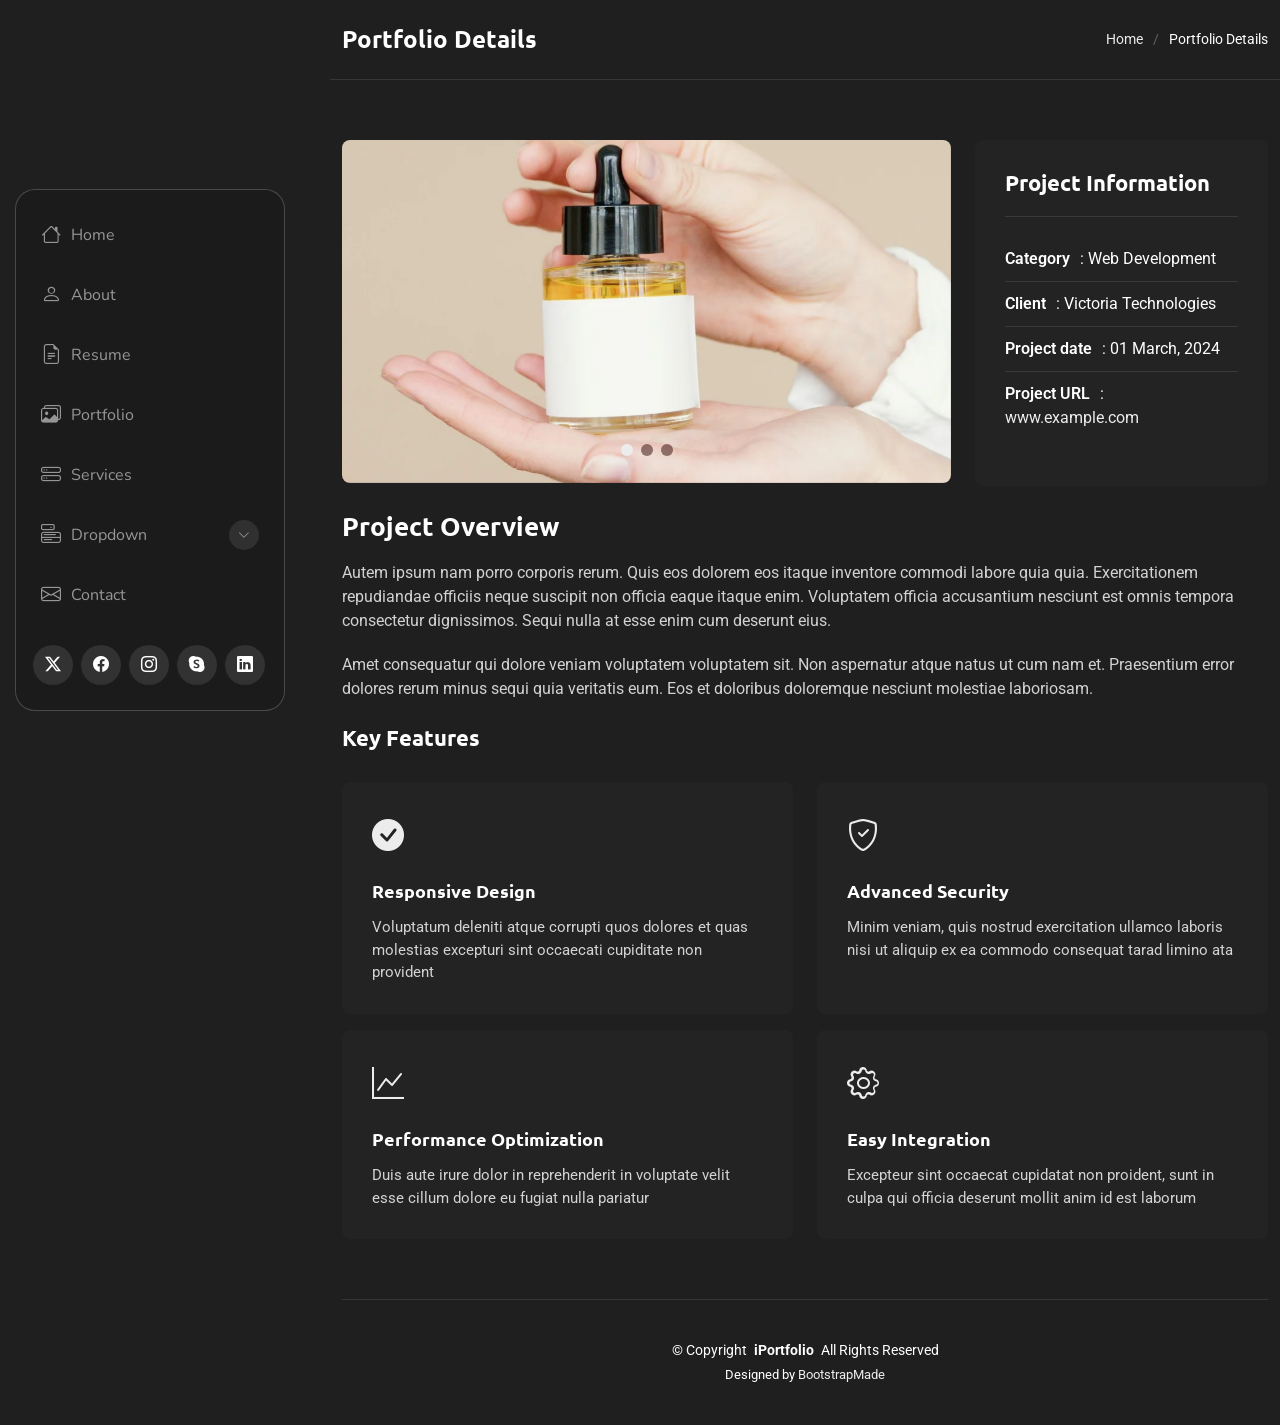
<file: portfolio-details.html>
<!DOCTYPE html>
<html lang="en">

<head>
  <meta charset="utf-8">
  <meta content="width=device-width, initial-scale=1.0" name="viewport">
  <title>Portfolio Details - SnapFolio Bootstrap Template</title>
  <meta name="description" content="">
  <meta name="keywords" content="">

  <!-- Favicons -->
  <link href="assets/img/favicon.png" rel="icon">
  <link href="assets/img/apple-touch-icon.png" rel="apple-touch-icon">

  <!-- Fonts -->
  <link href="https://fonts.googleapis.com" rel="preconnect">
  <link href="https://fonts.gstatic.com" rel="preconnect" crossorigin>
  <link href="https://fonts.googleapis.com/css2?family=Roboto:ital,wght@0,100;0,300;0,400;0,500;0,700;0,900;1,100;1,300;1,400;1,500;1,700;1,900&family=Ubuntu:ital,wght@0,300;0,400;0,500;0,700;1,300;1,400;1,500;1,700&family=Nunito:ital,wght@0,200;0,300;0,400;0,500;0,600;0,700;0,800;0,900;1,200;1,300;1,400;1,500;1,600;1,700;1,800;1,900&display=swap" rel="stylesheet">

  <!-- Vendor CSS Files -->
  <link href="assets/vendor/bootstrap/css/bootstrap.min.css" rel="stylesheet">
  <link href="assets/vendor/bootstrap-icons/bootstrap-icons.css" rel="stylesheet">
  <link href="assets/vendor/aos/aos.css" rel="stylesheet">
  <link href="assets/vendor/glightbox/css/glightbox.min.css" rel="stylesheet">
  <link href="assets/vendor/swiper/swiper-bundle.min.css" rel="stylesheet">

  <!-- Main CSS File -->
  <link href="assets/css/main.css" rel="stylesheet">

  <!-- =======================================================
  * Template Name: SnapFolio
  * Template URL: https://bootstrapmade.com/snapfolio-bootstrap-portfolio-template/
  * Updated: Jul 21 2025 with Bootstrap v5.3.7
  * Author: BootstrapMade.com
  * License: https://bootstrapmade.com/license/
  ======================================================== -->
</head>

<body class="portfolio-details-page">

  <header id="header" class="header dark-background d-flex flex-column justify-content-center">
    <i class="header-toggle d-xl-none bi bi-list"></i>

    <div class="header-container d-flex flex-column align-items-start">
      <nav id="navmenu" class="navmenu">
        <ul>
          <li><a href="#hero"><i class="bi bi-house navicon"></i>Home</a></li>
          <li><a href="#about"><i class="bi bi-person navicon"></i> About</a></li>
          <li><a href="#resume"><i class="bi bi-file-earmark-text navicon"></i> Resume</a></li>
          <li><a href="#portfolio"><i class="bi bi-images navicon"></i> Portfolio</a></li>
          <li><a href="#services"><i class="bi bi-hdd-stack navicon"></i> Services</a></li>
          <li class="dropdown"><a href="#"><i class="bi bi-menu-button navicon"></i> <span>Dropdown</span> <i class="bi bi-chevron-down toggle-dropdown"></i></a>
            <ul>
              <li><a href="#">Dropdown 1</a></li>
              <li class="dropdown"><a href="#"><span>Deep Dropdown</span> <i class="bi bi-chevron-down toggle-dropdown"></i></a>
                <ul>
                  <li><a href="#">Deep Dropdown 1</a></li>
                  <li><a href="#">Deep Dropdown 2</a></li>
                  <li><a href="#">Deep Dropdown 3</a></li>
                  <li><a href="#">Deep Dropdown 4</a></li>
                  <li><a href="#">Deep Dropdown 5</a></li>
                </ul>
              </li>
              <li><a href="#">Dropdown 2</a></li>
              <li><a href="#">Dropdown 3</a></li>
              <li><a href="#">Dropdown 4</a></li>
            </ul>
          </li>
          <li><a href="#contact"><i class="bi bi-envelope navicon"></i> Contact</a></li>
        </ul>
      </nav>

      <div class="social-links text-center">
        <a href="#" class="twitter"><i class="bi bi-twitter-x"></i></a>
        <a href="#" class="facebook"><i class="bi bi-facebook"></i></a>
        <a href="#" class="instagram"><i class="bi bi-instagram"></i></a>
        <a href="#" class="google-plus"><i class="bi bi-skype"></i></a>
        <a href="#" class="linkedin"><i class="bi bi-linkedin"></i></a>
      </div>

    </div>

  </header>

  <main class="main">

    <!-- Page Title -->
    <div class="page-title dark-background">
      <div class="container d-lg-flex justify-content-between align-items-center">
        <h1 class="mb-2 mb-lg-0">Portfolio Details</h1>
        <nav class="breadcrumbs">
          <ol>
            <li><a href="index.html">Home</a></li>
            <li class="current">Portfolio Details</li>
          </ol>
        </nav>
      </div>
    </div><!-- End Page Title -->

    <!-- Portfolio Details Section -->
    <section id="portfolio-details" class="portfolio-details section">

      <div class="container" data-aos="fade-up" data-aos-delay="100">

        <div class="row gy-4">

          <div class="col-lg-8">
            <div class="portfolio-details-slider swiper init-swiper">

              <script type="application/json" class="swiper-config">
                {
                  "loop": true,
                  "speed": 600,
                  "autoplay": {
                    "delay": 5000
                  },
                  "slidesPerView": "auto",
                  "pagination": {
                    "el": ".swiper-pagination",
                    "type": "bullets",
                    "clickable": true
                  }
                }
              </script>

              <div class="swiper-wrapper align-items-center">

                <div class="swiper-slide">
                  <img src="assets/img/portfolio/portfolio-1.webp" alt="Portfolio Image" class="img-fluid" loading="lazy">
                </div>

                <div class="swiper-slide">
                  <img src="assets/img/portfolio/portfolio-10.webp" alt="Portfolio Image" class="img-fluid" loading="lazy">
                </div>

                <div class="swiper-slide">
                  <img src="assets/img/portfolio/portfolio-7.webp" alt="Portfolio Image" class="img-fluid" loading="lazy">
                </div>

              </div>
              <div class="swiper-pagination"></div>
            </div>
          </div>

          <div class="col-lg-4">
            <div class="portfolio-info" data-aos="fade-left" data-aos-delay="200">
              <h3>Project Information</h3>
              <ul>
                <li><strong>Category</strong>: Web Development</li>
                <li><strong>Client</strong>: Victoria Technologies</li>
                <li><strong>Project date</strong>: 01 March, 2024</li>
                <li><strong>Project URL</strong>: <a href="#" target="_blank">www.example.com</a></li>
              </ul>
            </div>
          </div>

          <div class="col-lg-12">
            <div class="portfolio-description" data-aos="fade-up" data-aos-delay="300">
              <h2>Project Overview</h2>
              <p>
                Autem ipsum nam porro corporis rerum. Quis eos dolorem eos itaque inventore commodi labore quia quia. Exercitationem repudiandae officiis neque suscipit non officia eaque itaque enim. Voluptatem officia accusantium nesciunt est omnis tempora consectetur dignissimos. Sequi nulla at esse enim cum deserunt eius.
              </p>
              <p>
                Amet consequatur qui dolore veniam voluptatem voluptatem sit. Non aspernatur atque natus ut cum nam et. Praesentium error dolores rerum minus sequi quia veritatis eum. Eos et doloribus doloremque nesciunt molestiae laboriosam.
              </p>

              <div class="features mt-4">
                <h3>Key Features</h3>
                <div class="row gy-3">
                  <div class="col-md-6">
                    <div class="feature-item" data-aos="fade-up" data-aos-delay="400">
                      <i class="bi bi-check-circle-fill"></i>
                      <h4>Responsive Design</h4>
                      <p>Voluptatum deleniti atque corrupti quos dolores et quas molestias excepturi sint occaecati cupiditate non provident</p>
                    </div>
                  </div>

                  <div class="col-md-6">
                    <div class="feature-item" data-aos="fade-up" data-aos-delay="500">
                      <i class="bi bi-shield-check"></i>
                      <h4>Advanced Security</h4>
                      <p>Minim veniam, quis nostrud exercitation ullamco laboris nisi ut aliquip ex ea commodo consequat tarad limino ata</p>
                    </div>
                  </div>

                  <div class="col-md-6">
                    <div class="feature-item" data-aos="fade-up" data-aos-delay="600">
                      <i class="bi bi-graph-up"></i>
                      <h4>Performance Optimization</h4>
                      <p>Duis aute irure dolor in reprehenderit in voluptate velit esse cillum dolore eu fugiat nulla pariatur</p>
                    </div>
                  </div>

                  <div class="col-md-6">
                    <div class="feature-item" data-aos="fade-up" data-aos-delay="700">
                      <i class="bi bi-gear"></i>
                      <h4>Easy Integration</h4>
                      <p>Excepteur sint occaecat cupidatat non proident, sunt in culpa qui officia deserunt mollit anim id est laborum</p>
                    </div>
                  </div>
                </div>
              </div>
            </div>
          </div>

        </div>

      </div>

    </section><!-- /Portfolio Details Section -->

  </main>

  <footer id="footer" class="footer position-relative">

    <div class="container">
      <div class="copyright text-center ">
        <p>© <span>Copyright</span> <strong class="px-1 sitename">iPortfolio</strong> <span>All Rights Reserved</span></p>
      </div>
      <div class="credits">
        <!-- All the links in the footer should remain intact. -->
        <!-- You can delete the links only if you've purchased the pro version. -->
        <!-- Licensing information: https://bootstrapmade.com/license/ -->
        <!-- Purchase the pro version with working PHP/AJAX contact form: [buy-url] -->
        Designed by <a href="https://bootstrapmade.com/">BootstrapMade</a>
      </div>
    </div>

  </footer>

  <!-- Scroll Top -->
  <a href="#" id="scroll-top" class="scroll-top d-flex align-items-center justify-content-center"><i class="bi bi-arrow-up-short"></i></a>

  <!-- Preloader -->
  <div id="preloader"></div>

  <!-- Vendor JS Files -->
  <script src="assets/vendor/bootstrap/js/bootstrap.bundle.min.js"></script>
  <script src="assets/vendor/php-email-form/validate.js"></script>
  <script src="assets/vendor/aos/aos.js"></script>
  <script src="assets/vendor/typed.js/typed.umd.js"></script>
  <script src="assets/vendor/purecounter/purecounter_vanilla.js"></script>
  <script src="assets/vendor/waypoints/noframework.waypoints.js"></script>
  <script src="assets/vendor/isotope-layout/isotope.pkgd.min.js"></script>
  <script src="assets/vendor/imagesloaded/imagesloaded.pkgd.min.js"></script>
  <script src="assets/vendor/glightbox/js/glightbox.min.js"></script>
  <script src="assets/vendor/swiper/swiper-bundle.min.js"></script>

  <!-- Main JS File -->
  <script src="assets/js/main.js"></script>

</body>

</html>
</file>
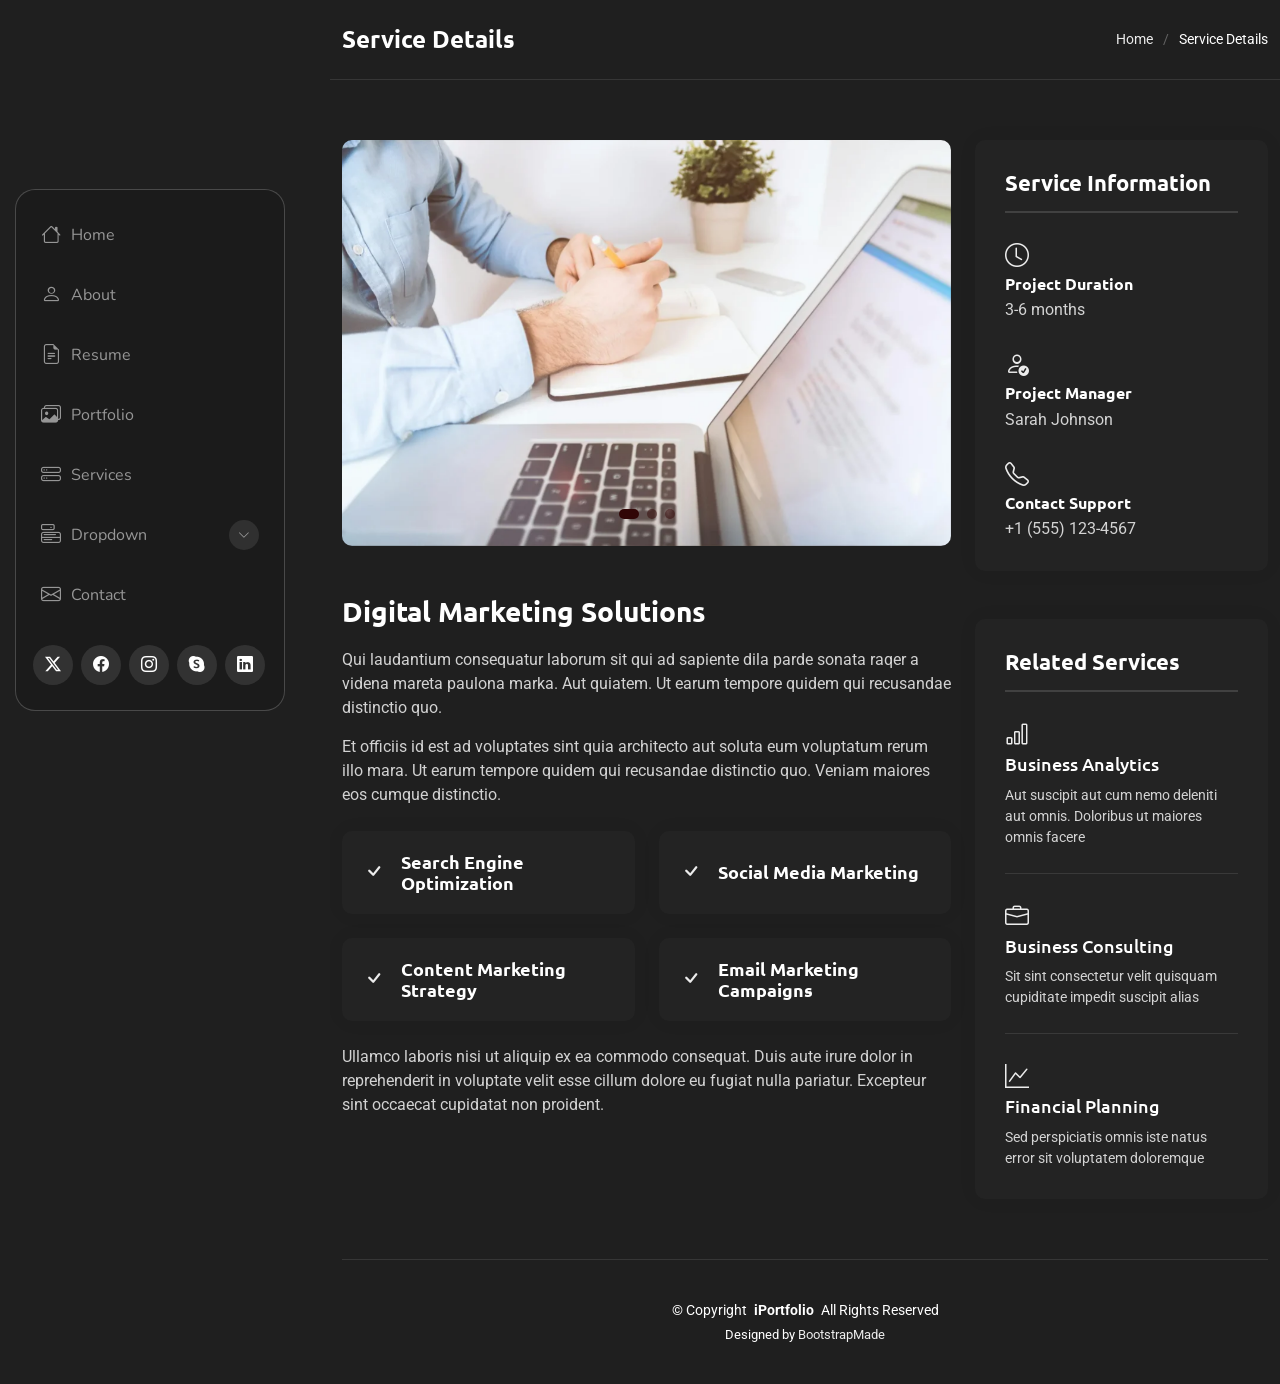
<file: service-details.html>
<!DOCTYPE html>
<html lang="en">

<head>
  <meta charset="utf-8">
  <meta content="width=device-width, initial-scale=1.0" name="viewport">
  <title>Service Details - SnapFolio Bootstrap Template</title>
  <meta name="description" content="">
  <meta name="keywords" content="">

  <!-- Favicons -->
  <link href="assets/img/favicon.png" rel="icon">
  <link href="assets/img/apple-touch-icon.png" rel="apple-touch-icon">

  <!-- Fonts -->
  <link href="https://fonts.googleapis.com" rel="preconnect">
  <link href="https://fonts.gstatic.com" rel="preconnect" crossorigin>
  <link href="https://fonts.googleapis.com/css2?family=Roboto:ital,wght@0,100;0,300;0,400;0,500;0,700;0,900;1,100;1,300;1,400;1,500;1,700;1,900&family=Ubuntu:ital,wght@0,300;0,400;0,500;0,700;1,300;1,400;1,500;1,700&family=Nunito:ital,wght@0,200;0,300;0,400;0,500;0,600;0,700;0,800;0,900;1,200;1,300;1,400;1,500;1,600;1,700;1,800;1,900&display=swap" rel="stylesheet">

  <!-- Vendor CSS Files -->
  <link href="assets/vendor/bootstrap/css/bootstrap.min.css" rel="stylesheet">
  <link href="assets/vendor/bootstrap-icons/bootstrap-icons.css" rel="stylesheet">
  <link href="assets/vendor/aos/aos.css" rel="stylesheet">
  <link href="assets/vendor/glightbox/css/glightbox.min.css" rel="stylesheet">
  <link href="assets/vendor/swiper/swiper-bundle.min.css" rel="stylesheet">

  <!-- Main CSS File -->
  <link href="assets/css/main.css" rel="stylesheet">

  <!-- =======================================================
  * Template Name: SnapFolio
  * Template URL: https://bootstrapmade.com/snapfolio-bootstrap-portfolio-template/
  * Updated: Jul 21 2025 with Bootstrap v5.3.7
  * Author: BootstrapMade.com
  * License: https://bootstrapmade.com/license/
  ======================================================== -->
</head>

<body class="service-details-page">

  <header id="header" class="header dark-background d-flex flex-column justify-content-center">
    <i class="header-toggle d-xl-none bi bi-list"></i>

    <div class="header-container d-flex flex-column align-items-start">
      <nav id="navmenu" class="navmenu">
        <ul>
          <li><a href="#hero"><i class="bi bi-house navicon"></i>Home</a></li>
          <li><a href="#about"><i class="bi bi-person navicon"></i> About</a></li>
          <li><a href="#resume"><i class="bi bi-file-earmark-text navicon"></i> Resume</a></li>
          <li><a href="#portfolio"><i class="bi bi-images navicon"></i> Portfolio</a></li>
          <li><a href="#services"><i class="bi bi-hdd-stack navicon"></i> Services</a></li>
          <li class="dropdown"><a href="#"><i class="bi bi-menu-button navicon"></i> <span>Dropdown</span> <i class="bi bi-chevron-down toggle-dropdown"></i></a>
            <ul>
              <li><a href="#">Dropdown 1</a></li>
              <li class="dropdown"><a href="#"><span>Deep Dropdown</span> <i class="bi bi-chevron-down toggle-dropdown"></i></a>
                <ul>
                  <li><a href="#">Deep Dropdown 1</a></li>
                  <li><a href="#">Deep Dropdown 2</a></li>
                  <li><a href="#">Deep Dropdown 3</a></li>
                  <li><a href="#">Deep Dropdown 4</a></li>
                  <li><a href="#">Deep Dropdown 5</a></li>
                </ul>
              </li>
              <li><a href="#">Dropdown 2</a></li>
              <li><a href="#">Dropdown 3</a></li>
              <li><a href="#">Dropdown 4</a></li>
            </ul>
          </li>
          <li><a href="#contact"><i class="bi bi-envelope navicon"></i> Contact</a></li>
        </ul>
      </nav>

      <div class="social-links text-center">
        <a href="#" class="twitter"><i class="bi bi-twitter-x"></i></a>
        <a href="#" class="facebook"><i class="bi bi-facebook"></i></a>
        <a href="#" class="instagram"><i class="bi bi-instagram"></i></a>
        <a href="#" class="google-plus"><i class="bi bi-skype"></i></a>
        <a href="#" class="linkedin"><i class="bi bi-linkedin"></i></a>
      </div>

    </div>

  </header>

  <main class="main">

    <!-- Page Title -->
    <div class="page-title dark-background">
      <div class="container d-lg-flex justify-content-between align-items-center">
        <h1 class="mb-2 mb-lg-0">Service Details</h1>
        <nav class="breadcrumbs">
          <ol>
            <li><a href="index.html">Home</a></li>
            <li class="current">Service Details</li>
          </ol>
        </nav>
      </div>
    </div><!-- End Page Title -->

    <!-- Service Details Section -->
    <section id="service-details" class="service-details section">

      <div class="container" data-aos="fade-up" data-aos-delay="100">

        <div class="row gy-4">

          <div class="col-lg-8">
            <div class="service-details-slider swiper init-swiper">
              <script type="application/json" class="swiper-config">
                {
                  "loop": true,
                  "speed": 600,
                  "autoplay": {
                    "delay": 5000
                  },
                  "slidesPerView": 1,
                  "pagination": {
                    "el": ".swiper-pagination",
                    "type": "bullets",
                    "clickable": true
                  }
                }
              </script>
              <div class="swiper-wrapper align-items-center">
                <div class="swiper-slide">
                  <img src="assets/img/services/services-1.webp" alt="" class="img-fluid" loading="lazy">
                </div>
                <div class="swiper-slide">
                  <img src="assets/img/services/services-2.webp" alt="" class="img-fluid" loading="lazy">
                </div>
                <div class="swiper-slide">
                  <img src="assets/img/services/services-3.webp" alt="" class="img-fluid" loading="lazy">
                </div>
              </div>
              <div class="swiper-pagination"></div>
            </div>

            <div class="content mt-5">
              <h3>Digital Marketing Solutions</h3>
              <p>
                Qui laudantium consequatur laborum sit qui ad sapiente dila parde sonata raqer a videna mareta paulona marka. Aut quiatem. Ut earum tempore quidem qui recusandae distinctio quo.
              </p>
              <p>
                Et officiis id est ad voluptates sint quia architecto aut soluta eum voluptatum rerum illo mara. Ut earum tempore quidem qui recusandae distinctio quo. Veniam maiores eos cumque distinctio.
              </p>

              <div class="features mt-4">
                <div class="row gy-4">
                  <div class="col-md-6" data-aos="fade-up" data-aos-delay="100">
                    <div class="feature-box d-flex align-items-center">
                      <i class="bi bi-check"></i>
                      <h4>Search Engine Optimization</h4>
                    </div>
                  </div>
                  <div class="col-md-6" data-aos="fade-up" data-aos-delay="200">
                    <div class="feature-box d-flex align-items-center">
                      <i class="bi bi-check"></i>
                      <h4>Social Media Marketing</h4>
                    </div>
                  </div>
                  <div class="col-md-6" data-aos="fade-up" data-aos-delay="300">
                    <div class="feature-box d-flex align-items-center">
                      <i class="bi bi-check"></i>
                      <h4>Content Marketing Strategy</h4>
                    </div>
                  </div>
                  <div class="col-md-6" data-aos="fade-up" data-aos-delay="400">
                    <div class="feature-box d-flex align-items-center">
                      <i class="bi bi-check"></i>
                      <h4>Email Marketing Campaigns</h4>
                    </div>
                  </div>
                </div>
              </div>

              <p class="mt-4">
                Ullamco laboris nisi ut aliquip ex ea commodo consequat. Duis aute irure dolor in reprehenderit in voluptate velit esse cillum dolore eu fugiat nulla pariatur. Excepteur sint occaecat cupidatat non proident.
              </p>
            </div>
          </div>

          <div class="col-lg-4">
            <div class="service-info">
              <h4>Service Information</h4>
              <div class="info-item">
                <i class="bi bi-clock"></i>
                <h5>Project Duration</h5>
                <p>3-6 months</p>
              </div>
              <div class="info-item">
                <i class="bi bi-person-check"></i>
                <h5>Project Manager</h5>
                <p>Sarah Johnson</p>
              </div>
              <div class="info-item">
                <i class="bi bi-telephone"></i>
                <h5>Contact Support</h5>
                <p>+1 (555) 123-4567</p>
              </div>
            </div>

            <div class="related-services mt-5">
              <h4>Related Services</h4>
              <div class="service-item">
                <i class="bi bi-bar-chart"></i>
                <h5><a href="#">Business Analytics</a></h5>
                <p>Aut suscipit aut cum nemo deleniti aut omnis. Doloribus ut maiores omnis facere</p>
              </div>
              <div class="service-item">
                <i class="bi bi-briefcase"></i>
                <h5><a href="#">Business Consulting</a></h5>
                <p>Sit sint consectetur velit quisquam cupiditate impedit suscipit alias</p>
              </div>
              <div class="service-item">
                <i class="bi bi-graph-up"></i>
                <h5><a href="#">Financial Planning</a></h5>
                <p>Sed perspiciatis omnis iste natus error sit voluptatem doloremque</p>
              </div>
            </div>
          </div>

        </div>

      </div>

    </section><!-- /Service Details Section -->

  </main>

  <footer id="footer" class="footer position-relative">

    <div class="container">
      <div class="copyright text-center ">
        <p>© <span>Copyright</span> <strong class="px-1 sitename">iPortfolio</strong> <span>All Rights Reserved</span></p>
      </div>
      <div class="credits">
        <!-- All the links in the footer should remain intact. -->
        <!-- You can delete the links only if you've purchased the pro version. -->
        <!-- Licensing information: https://bootstrapmade.com/license/ -->
        <!-- Purchase the pro version with working PHP/AJAX contact form: [buy-url] -->
        Designed by <a href="https://bootstrapmade.com/">BootstrapMade</a>
      </div>
    </div>

  </footer>

  <!-- Scroll Top -->
  <a href="#" id="scroll-top" class="scroll-top d-flex align-items-center justify-content-center"><i class="bi bi-arrow-up-short"></i></a>

  <!-- Preloader -->
  <div id="preloader"></div>

  <!-- Vendor JS Files -->
  <script src="assets/vendor/bootstrap/js/bootstrap.bundle.min.js"></script>
  <script src="assets/vendor/php-email-form/validate.js"></script>
  <script src="assets/vendor/aos/aos.js"></script>
  <script src="assets/vendor/typed.js/typed.umd.js"></script>
  <script src="assets/vendor/purecounter/purecounter_vanilla.js"></script>
  <script src="assets/vendor/waypoints/noframework.waypoints.js"></script>
  <script src="assets/vendor/isotope-layout/isotope.pkgd.min.js"></script>
  <script src="assets/vendor/imagesloaded/imagesloaded.pkgd.min.js"></script>
  <script src="assets/vendor/glightbox/js/glightbox.min.js"></script>
  <script src="assets/vendor/swiper/swiper-bundle.min.js"></script>

  <!-- Main JS File -->
  <script src="assets/js/main.js"></script>

</body>

</html>
</file>
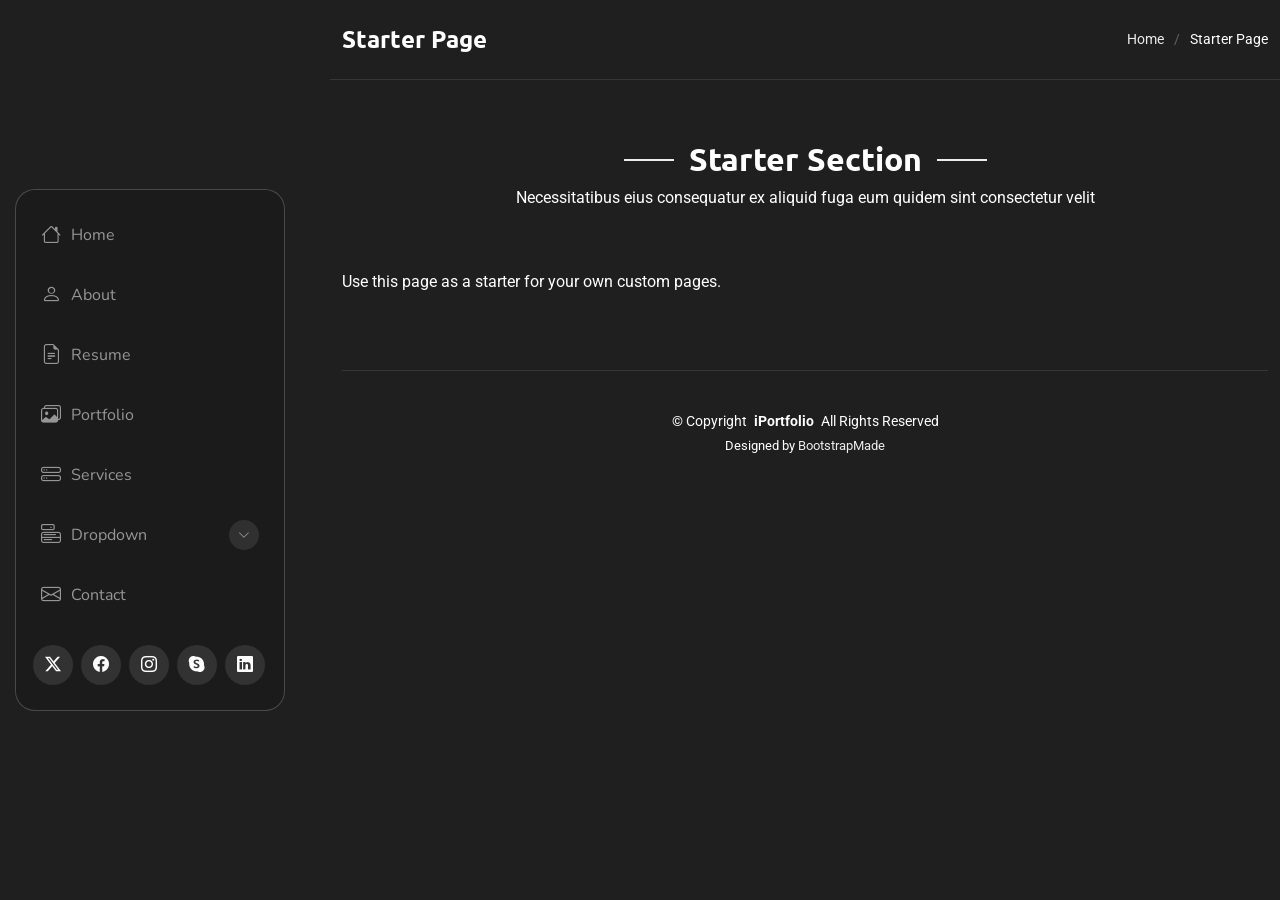
<file: starter-page.html>
<!DOCTYPE html>
<html lang="en">

<head>
  <meta charset="utf-8">
  <meta content="width=device-width, initial-scale=1.0" name="viewport">
  <title>Starter Page - SnapFolio Bootstrap Template</title>
  <meta name="description" content="">
  <meta name="keywords" content="">

  <!-- Favicons -->
  <link href="assets/img/favicon.png" rel="icon">
  <link href="assets/img/apple-touch-icon.png" rel="apple-touch-icon">

  <!-- Fonts -->
  <link href="https://fonts.googleapis.com" rel="preconnect">
  <link href="https://fonts.gstatic.com" rel="preconnect" crossorigin>
  <link href="https://fonts.googleapis.com/css2?family=Roboto:ital,wght@0,100;0,300;0,400;0,500;0,700;0,900;1,100;1,300;1,400;1,500;1,700;1,900&family=Ubuntu:ital,wght@0,300;0,400;0,500;0,700;1,300;1,400;1,500;1,700&family=Nunito:ital,wght@0,200;0,300;0,400;0,500;0,600;0,700;0,800;0,900;1,200;1,300;1,400;1,500;1,600;1,700;1,800;1,900&display=swap" rel="stylesheet">

  <!-- Vendor CSS Files -->
  <link href="assets/vendor/bootstrap/css/bootstrap.min.css" rel="stylesheet">
  <link href="assets/vendor/bootstrap-icons/bootstrap-icons.css" rel="stylesheet">
  <link href="assets/vendor/aos/aos.css" rel="stylesheet">
  <link href="assets/vendor/glightbox/css/glightbox.min.css" rel="stylesheet">
  <link href="assets/vendor/swiper/swiper-bundle.min.css" rel="stylesheet">

  <!-- Main CSS File -->
  <link href="assets/css/main.css" rel="stylesheet">

  <!-- =======================================================
  * Template Name: SnapFolio
  * Template URL: https://bootstrapmade.com/snapfolio-bootstrap-portfolio-template/
  * Updated: Jul 21 2025 with Bootstrap v5.3.7
  * Author: BootstrapMade.com
  * License: https://bootstrapmade.com/license/
  ======================================================== -->
</head>

<body class="starter-page-page">

  <header id="header" class="header dark-background d-flex flex-column justify-content-center">
    <i class="header-toggle d-xl-none bi bi-list"></i>

    <div class="header-container d-flex flex-column align-items-start">
      <nav id="navmenu" class="navmenu">
        <ul>
          <li><a href="#hero"><i class="bi bi-house navicon"></i>Home</a></li>
          <li><a href="#about"><i class="bi bi-person navicon"></i> About</a></li>
          <li><a href="#resume"><i class="bi bi-file-earmark-text navicon"></i> Resume</a></li>
          <li><a href="#portfolio"><i class="bi bi-images navicon"></i> Portfolio</a></li>
          <li><a href="#services"><i class="bi bi-hdd-stack navicon"></i> Services</a></li>
          <li class="dropdown"><a href="#"><i class="bi bi-menu-button navicon"></i> <span>Dropdown</span> <i class="bi bi-chevron-down toggle-dropdown"></i></a>
            <ul>
              <li><a href="#">Dropdown 1</a></li>
              <li class="dropdown"><a href="#"><span>Deep Dropdown</span> <i class="bi bi-chevron-down toggle-dropdown"></i></a>
                <ul>
                  <li><a href="#">Deep Dropdown 1</a></li>
                  <li><a href="#">Deep Dropdown 2</a></li>
                  <li><a href="#">Deep Dropdown 3</a></li>
                  <li><a href="#">Deep Dropdown 4</a></li>
                  <li><a href="#">Deep Dropdown 5</a></li>
                </ul>
              </li>
              <li><a href="#">Dropdown 2</a></li>
              <li><a href="#">Dropdown 3</a></li>
              <li><a href="#">Dropdown 4</a></li>
            </ul>
          </li>
          <li><a href="#contact"><i class="bi bi-envelope navicon"></i> Contact</a></li>
        </ul>
      </nav>

      <div class="social-links text-center">
        <a href="#" class="twitter"><i class="bi bi-twitter-x"></i></a>
        <a href="#" class="facebook"><i class="bi bi-facebook"></i></a>
        <a href="#" class="instagram"><i class="bi bi-instagram"></i></a>
        <a href="#" class="google-plus"><i class="bi bi-skype"></i></a>
        <a href="#" class="linkedin"><i class="bi bi-linkedin"></i></a>
      </div>

    </div>

  </header>

  <main class="main">

    <!-- Page Title -->
    <div class="page-title dark-background">
      <div class="container d-lg-flex justify-content-between align-items-center">
        <h1 class="mb-2 mb-lg-0">Starter Page</h1>
        <nav class="breadcrumbs">
          <ol>
            <li><a href="index.html">Home</a></li>
            <li class="current">Starter Page</li>
          </ol>
        </nav>
      </div>
    </div><!-- End Page Title -->

    <!-- Starter Section Section -->
    <section id="starter-section" class="starter-section section">

      <!-- Section Title -->
      <div class="container section-title" data-aos="fade-up">
        <h2>Starter Section</h2>
        <p>Necessitatibus eius consequatur ex aliquid fuga eum quidem sint consectetur velit</p>
      </div><!-- End Section Title -->

      <div class="container" data-aos="fade-up">
        <p>Use this page as a starter for your own custom pages.</p>
      </div>

    </section><!-- /Starter Section Section -->

  </main>

  <footer id="footer" class="footer position-relative">

    <div class="container">
      <div class="copyright text-center ">
        <p>© <span>Copyright</span> <strong class="px-1 sitename">iPortfolio</strong> <span>All Rights Reserved</span></p>
      </div>
      <div class="credits">
        <!-- All the links in the footer should remain intact. -->
        <!-- You can delete the links only if you've purchased the pro version. -->
        <!-- Licensing information: https://bootstrapmade.com/license/ -->
        <!-- Purchase the pro version with working PHP/AJAX contact form: [buy-url] -->
        Designed by <a href="https://bootstrapmade.com/">BootstrapMade</a>
      </div>
    </div>

  </footer>

  <!-- Scroll Top -->
  <a href="#" id="scroll-top" class="scroll-top d-flex align-items-center justify-content-center"><i class="bi bi-arrow-up-short"></i></a>

  <!-- Preloader -->
  <div id="preloader"></div>

  <!-- Vendor JS Files -->
  <script src="assets/vendor/bootstrap/js/bootstrap.bundle.min.js"></script>
  <script src="assets/vendor/php-email-form/validate.js"></script>
  <script src="assets/vendor/aos/aos.js"></script>
  <script src="assets/vendor/typed.js/typed.umd.js"></script>
  <script src="assets/vendor/purecounter/purecounter_vanilla.js"></script>
  <script src="assets/vendor/waypoints/noframework.waypoints.js"></script>
  <script src="assets/vendor/isotope-layout/isotope.pkgd.min.js"></script>
  <script src="assets/vendor/imagesloaded/imagesloaded.pkgd.min.js"></script>
  <script src="assets/vendor/glightbox/js/glightbox.min.js"></script>
  <script src="assets/vendor/swiper/swiper-bundle.min.js"></script>

  <!-- Main JS File -->
  <script src="assets/js/main.js"></script>

</body>

</html>
</file>
<file: assets/css/main.css>
/**
* Template Name: SnapFolio
* Template URL: https://bootstrapmade.com/snapfolio-bootstrap-portfolio-template/
* Updated: Jul 21 2025 with Bootstrap v5.3.7
* Author: BootstrapMade.com
* License: https://bootstrapmade.com/license/
*/

/*--------------------------------------------------------------
# Font & Color Variables
# Help: https://bootstrapmade.com/color-system/
--------------------------------------------------------------*/
/* Fonts */
:root {
  --default-font: "Roboto",  system-ui, -apple-system, "Segoe UI", Roboto, "Helvetica Neue", Arial, "Noto Sans", "Liberation Sans", sans-serif, "Apple Color Emoji", "Segoe UI Emoji", "Segoe UI Symbol", "Noto Color Emoji";
  --heading-font: "Ubuntu",  sans-serif;
  --nav-font: "Nunito",  sans-serif;
}

/* Global Colors - The following color variables are used throughout the website. Updating them here will change the color scheme of the entire website */
:root { 
  --background-color: #1f1f1f; /* Background color for the entire website, including individual sections */
  --default-color: #ffffff; /* Default color used for the majority of the text content across the entire website */
  --heading-color: #ffffff; /* Color for headings, subheadings and title throughout the website */
  --accent-color: #ececec; /* Accent color that represents your brand on the website. It's used for buttons, links, and other elements that need to stand out */
  --surface-color: #232323; /* The surface color is used as a background of boxed elements within sections, such as cards, icon boxes, or other elements that require a visual separation from the global background. */
  --contrast-color: #310606; /* Contrast color for text, ensuring readability against backgrounds of accent, heading, or default colors. */
}

/* Nav Menu Colors - The following color variables are used specifically for the navigation menu. They are separate from the global colors to allow for more customization options */
:root {
  --nav-color: rgba(236, 236, 236, 0.59);  /* The default color of the main navmenu links */
  --nav-hover-color: #ffffff; /* Applied to main navmenu links when they are hovered over or active */
  --nav-mobile-background-color: #393939; /* Used as the background color for mobile navigation menu */
  --nav-dropdown-background-color: #393939; /* Used as the background color for dropdown items that appear when hovering over primary navigation items */
  --nav-dropdown-color: #ffffff; /* Used for navigation links of the dropdown items in the navigation menu. */
  --nav-dropdown-hover-color: #ececec; /* Similar to --nav-hover-color, this color is applied to dropdown navigation links when they are hovered over. */
}

/* Color Presets - These classes override global colors when applied to any section or element, providing reuse of the sam color scheme. */

.light-background {
  --background-color: #2c2c2c;
  --surface-color: #323232;
}

.dark-background {
  --background-color: #040b14;
  --default-color: #ffffff;
  --heading-color: #ffffff;
  --surface-color: #151f2b;
  --contrast-color: #ffffff;
}

/* Smooth scroll */
:root {
  scroll-behavior: smooth;
}

/*--------------------------------------------------------------
# General Styling & Shared Classes
--------------------------------------------------------------*/
body {
  color: var(--default-color);
  background-color: var(--background-color);
  font-family: var(--default-font);
}

a {
  color: var(--accent-color);
  text-decoration: none;
  transition: 0.3s;
}

a:hover {
  color: color-mix(in srgb, var(--accent-color), transparent 25%);
  text-decoration: none;
}

h1,
h2,
h3,
h4,
h5,
h6 {
  color: var(--heading-color);
  font-family: var(--heading-font);
}

/* PHP Email Form Messages
------------------------------*/
.php-email-form .error-message {
  display: none;
  background: #df1529;
  color: #ffffff;
  text-align: left;
  padding: 15px;
  margin-bottom: 24px;
  font-weight: 600;
}

.php-email-form .sent-message {
  display: none;
  color: #ffffff;
  background: #059652;
  text-align: center;
  padding: 15px;
  margin-bottom: 24px;
  font-weight: 600;
}

.php-email-form .loading {
  display: none;
  background: var(--surface-color);
  text-align: center;
  padding: 15px;
  margin-bottom: 24px;
}

.php-email-form .loading:before {
  content: "";
  display: inline-block;
  border-radius: 50%;
  width: 24px;
  height: 24px;
  margin: 0 10px -6px 0;
  border: 3px solid var(--accent-color);
  border-top-color: var(--surface-color);
  animation: php-email-form-loading 1s linear infinite;
}

@keyframes php-email-form-loading {
  0% {
    transform: rotate(0deg);
  }

  100% {
    transform: rotate(360deg);
  }
}

/*--------------------------------------------------------------
# Global Header
--------------------------------------------------------------*/
.header {
  --background-color: #1b1b1b;
  --contrast-color: #444444;
  color: var(--default-color);
  position: fixed;
  top: 0;
  left: 0;
  bottom: 0;
  padding: 0 15px;
  width: 300px;
  transition: all ease-in-out 0.3s;
  overflow-y: auto;
  z-index: 997;
}

.header .header-container {
  border-radius: 20px;
  padding: 15px;
  background-color: var(--background-color);
  border: 1px solid color-mix(in srgb, var(--default-color), transparent 80%);
}

.header .social-links {
  margin: 0 0 10px 0;
}

.header .social-links a {
  font-size: 16px;
  display: inline-flex;
  align-items: center;
  justify-content: center;
  background: color-mix(in srgb, var(--default-color), transparent 90%);
  color: var(--default-color);
  margin: 0 2px;
  border-radius: 50%;
  text-align: center;
  width: 40px;
  height: 40px;
  transition: 0.3s;
}

.header .social-links a:hover {
  color: var(--contrast-color);
  background: var(--accent-color);
}

@media (min-width: 1200px) {

  .header~main,
  .header~#footer {
    margin-left: 330px;
  }
}

@media (max-width: 1199px) {
  .header {
    left: -100%;
  }
}

.header.header-show {
  left: 0;
}

.header .header-toggle {
  color: var(--contrast-color);
  background-color: var(--accent-color);
  font-size: 22px;
  display: flex;
  align-items: center;
  justify-content: center;
  width: 40px;
  height: 40px;
  border-radius: 50%;
  cursor: pointer;
  position: fixed;
  top: 15px;
  right: 15px;
  z-index: 9999;
  transition: background-color 0.3s;
}

.header .header-toggle:hover {
  color: var(--contrast-color);
  background-color: color-mix(in srgb, var(--accent-color) 90%, white 15%);
}

/*--------------------------------------------------------------
# Navigation Menu
--------------------------------------------------------------*/
.mobile-nav-toggle {
  display: none;
}

.navmenu {
  padding: 0;
  z-index: 9997;
  width: 100%;
}

.navmenu ul {
  list-style: none;
  padding: 0 0 20px 0;
  margin: 0;
}

.navmenu a,
.navmenu a:focus {
  color: var(--nav-color);
  padding: 15px 10px;
  font-family: var(--nav-font);
  font-size: 16px;
  font-weight: 400;
  display: flex;
  align-items: center;
  white-space: nowrap;
  transition: 0.3s;
  width: 100%;
}

.navmenu a .navicon,
.navmenu a:focus .navicon {
  font-size: 20px;
  margin-right: 10px;
}

.navmenu a .toggle-dropdown,
.navmenu a:focus .toggle-dropdown {
  font-size: 12px;
  line-height: 0;
  margin-left: auto;
  width: 30px;
  height: 30px;
  display: flex;
  align-items: center;
  justify-content: center;
  border-radius: 50%;
  transition: 0.3s;
  flex-shrink: 0;
  background-color: color-mix(in srgb, var(--accent-color), transparent 90%);
}

.navmenu a .toggle-dropdown:hover,
.navmenu a:focus .toggle-dropdown:hover {
  background-color: var(--accent-color);
  color: var(--contrast-color);
}

.navmenu a:hover,
.navmenu .active,
.navmenu .active:focus {
  color: var(--nav-hover-color);
}

.navmenu a:hover .navicon,
.navmenu .active .navicon,
.navmenu .active:focus .navicon {
  color: var(--accent-color);
}

.navmenu .active .toggle-dropdown,
.navmenu .active:focus .toggle-dropdown {
  background-color: var(--accent-color);
  color: var(--contrast-color);
  transform: rotate(180deg);
}

.navmenu .dropdown {
  display: block;
}

.navmenu .dropdown a,
.navmenu .dropdown a:focus {
  color: --nav-dropdown-color;
}

.navmenu .dropdown a:hover,
.navmenu .dropdown .active,
.navmenu .dropdown .active:focus {
  color: var(--nav-dropdown-hover-color);
}

.navmenu .dropdown ul {
  position: static;
  display: none;
  z-index: 99;
  padding: 5px 10px;
  margin: 5px 10px;
  background-color: var(--nav-dropdown-background-color);
  border: 1px solid color-mix(in srgb, var(--default-color), transparent 90%);
  box-shadow: none;
  transition: all 0.5s ease-in-out;
}

.navmenu .dropdown ul ul {
  background-color: rgba(33, 37, 41, 0.1);
}

.navmenu .dropdown>.dropdown-active {
  display: block;
  background-color: rgba(33, 37, 41, 0.03);
}

/*--------------------------------------------------------------
# Global Footer
--------------------------------------------------------------*/
.footer {
  color: var(--default-color);
  background-color: var(--background-color);
  font-size: 14px;
  padding: 0 0 40px 0;
  position: relative;
}

.footer .copyright {
  padding-top: 40px;
  border-top: 1px solid color-mix(in srgb, var(--default-color), transparent 90%);
}

.footer .copyright p {
  margin-bottom: 0;
}

.footer .credits {
  margin-top: 4px;
  font-size: 13px;
  text-align: center;
}

/*--------------------------------------------------------------
# Preloader
--------------------------------------------------------------*/
#preloader {
  position: fixed;
  inset: 0;
  z-index: 999999;
  overflow: hidden;
  background: var(--background-color);
  transition: all 0.6s ease-out;
}

#preloader:before {
  content: "";
  position: fixed;
  top: calc(50% - 30px);
  left: calc(50% - 30px);
  border: 6px solid #ffffff;
  border-color: var(--accent-color) transparent var(--accent-color) transparent;
  border-radius: 50%;
  width: 60px;
  height: 60px;
  animation: animate-preloader 1.5s linear infinite;
}

@keyframes animate-preloader {
  0% {
    transform: rotate(0deg);
  }

  100% {
    transform: rotate(360deg);
  }
}

/*--------------------------------------------------------------
# Scroll Top Button
--------------------------------------------------------------*/
.scroll-top {
  position: fixed;
  visibility: hidden;
  opacity: 0;
  right: 15px;
  bottom: -15px;
  z-index: 99999;
  background-color: var(--accent-color);
  width: 44px;
  height: 44px;
  border-radius: 50px;
  transition: all 0.4s;
}

.scroll-top i {
  font-size: 24px;
  color: var(--contrast-color);
  line-height: 0;
}

.scroll-top:hover {
  background-color: color-mix(in srgb, var(--accent-color), transparent 20%);
  color: var(--contrast-color);
}

.scroll-top.active {
  visibility: visible;
  opacity: 1;
  bottom: 15px;
}

/*--------------------------------------------------------------
# Disable aos animation delay on mobile devices
--------------------------------------------------------------*/
@media screen and (max-width: 768px) {
  [data-aos-delay] {
    transition-delay: 0 !important;
  }
}

/*--------------------------------------------------------------
# Global Page Titles & Breadcrumbs
--------------------------------------------------------------*/
.page-title {
  color: var(--default-color);
  padding: 25px 0 0 0;
  position: relative;
}

.page-title .container {
  border-bottom: 1px solid color-mix(in srgb, var(--default-color), transparent 90%);
  padding-bottom: 25px;
}

.page-title h1 {
  font-size: 24px;
  font-weight: 700;
}

.page-title .breadcrumbs ol {
  display: flex;
  flex-wrap: wrap;
  list-style: none;
  padding: 0;
  margin: 0;
  font-size: 14px;
  font-weight: 400;
}

.page-title .breadcrumbs ol li+li {
  padding-left: 10px;
}

.page-title .breadcrumbs ol li+li::before {
  content: "/";
  display: inline-block;
  padding-right: 10px;
  color: color-mix(in srgb, var(--default-color), transparent 70%);
}

/*--------------------------------------------------------------
# Global Sections
--------------------------------------------------------------*/
section,
.section {
  color: var(--default-color);
  background-color: var(--background-color);
  padding: 60px 0;
  overflow: clip;
}

/*--------------------------------------------------------------
# Global Section Titles
--------------------------------------------------------------*/
.section-title {
  text-align: center;
  padding-bottom: 60px;
  position: relative;
}

.section-title h2 {
  font-size: 32px;
  font-weight: 700;
  position: relative;
}

.section-title h2:before,
.section-title h2:after {
  content: "";
  width: 50px;
  height: 2px;
  background: var(--accent-color);
  display: inline-block;
}

.section-title h2:before {
  margin: 0 15px 10px 0;
}

.section-title h2:after {
  margin: 0 0 10px 15px;
}

.section-title p {
  margin-bottom: 0;
}

/*--------------------------------------------------------------
# Hero Section
--------------------------------------------------------------*/
.hero {
  min-height: 100vh;
  position: relative;
  overflow: hidden;
  display: flex;
  align-items: center;
}

.hero .background-elements {
  position: absolute;
  top: 0;
  left: 0;
  width: 100%;
  height: 100%;
  z-index: 1;
  overflow: hidden;
}

.hero .background-elements .bg-circle {
  position: absolute;
  border-radius: 50%;
  background: linear-gradient(45deg, color-mix(in srgb, var(--accent-color), transparent 90%), color-mix(in srgb, var(--accent-color), transparent 95%));
  animation: float 6s ease-in-out infinite;
}

.hero .background-elements .bg-circle.circle-1 {
  width: 300px;
  height: 300px;
  top: 10%;
  right: 10%;
  animation-delay: 0s;
}

.hero .background-elements .bg-circle.circle-2 {
  width: 200px;
  height: 200px;
  bottom: 20%;
  left: 5%;
  animation-delay: 2s;
}

.hero .hero-content {
  position: relative;
  width: 100%;
  z-index: 2;
}

.hero .container {
  position: relative;
  z-index: 3;
}

.hero .hero-text h1 {
  font-size: 72px;
  font-weight: 800;
  line-height: 1.1;
  margin-bottom: 15px;
  color: var(--heading-color);
}

.hero .hero-text h1 .accent-text {
  color: var(--accent-color);
  position: relative;
}

.hero .hero-text h1 .accent-text::after {
  content: "";
  position: absolute;
  bottom: -5px;
  left: 0;
  width: 100%;
  height: 3px;
  background: linear-gradient(90deg, var(--accent-color), color-mix(in srgb, var(--accent-color), transparent 50%));
}

.hero .hero-text h2 {
  font-size: 32px;
  font-weight: 600;
  color: var(--heading-color);
  margin-bottom: 10px;
}

.hero .hero-text .lead {
  font-size: 24px;
  margin-bottom: 20px;
  color: var(--default-color);
}

.hero .hero-text .lead span {
  color: var(--accent-color);
  font-weight: 600;
  border-bottom: 2px solid var(--accent-color);
  padding-bottom: 2px;
}

.hero .hero-text .description {
  font-size: 18px;
  line-height: 1.6;
  color: color-mix(in srgb, var(--default-color), transparent 20%);
  margin-bottom: 40px;
  max-width: 500px;
}

.hero .hero-actions {
  display: flex;
  gap: 20px;
  margin-bottom: 40px;
  flex-wrap: wrap;
}

.hero .hero-actions .btn {
  padding: 14px 30px;
  font-size: 16px;
  font-weight: 600;
  border-radius: 50px;
  text-decoration: none;
  transition: all 0.3s ease;
  border: 2px solid;
}

.hero .hero-actions .btn.btn-primary {
  background-color: var(--accent-color);
  color: var(--contrast-color);
  border-color: var(--accent-color);
}

.hero .hero-actions .btn.btn-primary:hover {
  background-color: color-mix(in srgb, var(--accent-color), black 10%);
  transform: translateY(-2px);
  box-shadow: 0 8px 25px color-mix(in srgb, var(--accent-color), transparent 70%);
}

.hero .hero-actions .btn.btn-outline {
  background-color: transparent;
  color: var(--accent-color);
  border-color: var(--accent-color);
}

.hero .hero-actions .btn.btn-outline:hover {
  background-color: var(--accent-color);
  color: var(--contrast-color);
  transform: translateY(-2px);
}

.hero .social-links {
  display: flex;
  gap: 20px;
}

.hero .social-links a {
  width: 50px;
  height: 50px;
  display: flex;
  align-items: center;
  justify-content: center;
  background-color: var(--surface-color);
  color: color-mix(in srgb, var(--default-color), transparent 40%);
  border-radius: 50%;
  font-size: 20px;
  transition: all 0.3s ease;
}

.hero .social-links a:hover {
  color: var(--contrast-color);
  background-color: var(--accent-color);
  transform: translateY(-3px);
  box-shadow: 0 8px 25px color-mix(in srgb, var(--accent-color), transparent 70%);
}

.hero .hero-visual {
  display: flex;
  justify-content: center;
  align-items: center;
  height: 100%;
}

.hero .hero-visual .profile-container {
  position: relative;
  width: 400px;
  height: 400px;
}

.hero .hero-visual .profile-container .profile-background {
  position: absolute;
  top: 15px;
  left: 15px;
  width: 100%;
  height: 100%;
  background: color-mix(in srgb, var(--accent-color), transparent 90%);
  border-radius: 30px;
  z-index: 1;
}

.hero .hero-visual .profile-container .profile-image {
  position: relative;
  width: 100%;
  height: 100%;
  object-fit: cover;
  border-radius: 30px;
  z-index: 2;
}

@keyframes float {

  0%,
  100% {
    transform: translateY(0px);
  }

  50% {
    transform: translateY(-20px);
  }
}

@keyframes floatIcon {

  0%,
  100% {
    transform: translateY(0px) rotate(0deg);
  }

  50% {
    transform: translateY(-10px) rotate(5deg);
  }
}

@media (max-width: 992px) {
  .hero .hero-text {
    text-align: center;
    margin-bottom: 50px;
  }

  .hero .hero-text h1 {
    font-size: 56px;
  }

  .hero .hero-text h2 {
    font-size: 28px;
  }

  .hero .hero-text .lead {
    font-size: 20px;
  }

  .hero .hero-visual .profile-container {
    width: 350px;
    height: 350px;
  }
}

@media (max-width: 768px) {
  .hero .hero-text h1 {
    font-size: 42px;
  }

  .hero .hero-text h2 {
    font-size: 24px;
  }

  .hero .hero-text .lead {
    font-size: 18px;
  }

  .hero .hero-text .description {
    font-size: 16px;
  }

  .hero .hero-actions {
    justify-content: center;
  }

  .hero .hero-actions .btn {
    padding: 12px 25px;
    font-size: 14px;
  }

  .hero .hero-visual .profile-container {
    width: 300px;
    height: 300px;
  }

  .hero .background-elements .bg-circle.circle-1 {
    width: 200px;
    height: 200px;
  }

  .hero .background-elements .bg-circle.circle-2 {
    width: 150px;
    height: 150px;
  }

  .hero .background-elements .bg-circle.circle-3 {
    width: 100px;
    height: 100px;
  }
}

/*--------------------------------------------------------------
# About Section
--------------------------------------------------------------*/
.about .profile-card {
  background: linear-gradient(135deg, var(--surface-color) 0%, color-mix(in srgb, var(--surface-color), var(--accent-color) 5%) 100%);
  border-radius: 2rem;
  padding: 2.5rem;
  text-align: center;
  box-shadow: 0 20px 40px rgba(0, 0, 0, 0.08);
  border: 1px solid color-mix(in srgb, var(--accent-color), transparent 90%);
  position: relative;
  overflow: hidden;
}

.about .profile-card::before {
  content: "";
  position: absolute;
  top: 0;
  left: 0;
  right: 0;
  height: 4px;
  background: linear-gradient(90deg, var(--accent-color), color-mix(in srgb, var(--accent-color), var(--heading-color) 30%));
}

@media (max-width: 991px) {
  .about .profile-card {
    margin-bottom: 3rem;
  }
}

.about .profile-header {
  position: relative;
  margin-bottom: 2rem;
}

.about .profile-header .profile-image {
  width: 160px;
  height: 160px;
  margin: 0 auto 1.5rem;
  border-radius: 50%;
  overflow: hidden;
  border: 4px solid var(--accent-color);
  box-shadow: 0 10px 30px rgba(0, 0, 0, 0.15);
}

.about .profile-header .profile-image img {
  width: 100%;
  height: 100%;
  object-fit: cover;
}

.about .profile-header .profile-badge {
  position: absolute;
  bottom: 20px;
  right: calc(50% - 65px);
  width: 32px;
  height: 32px;
  background-color: var(--accent-color);
  border-radius: 50%;
  display: flex;
  align-items: center;
  justify-content: center;
  border: 3px solid var(--surface-color);
}

.about .profile-header .profile-badge i {
  color: var(--contrast-color);
  font-size: 14px;
}

.about .profile-content h3 {
  font-size: 1.5rem;
  font-weight: 700;
  margin-bottom: 0.5rem;
  color: var(--heading-color);
}

.about .profile-content .profession {
  color: var(--accent-color);
  font-weight: 500;
  margin-bottom: 2rem;
}

.about .contact-links {
  display: flex;
  flex-direction: column;
  gap: 1rem;
}

.about .contact-links .contact-item {
  display: flex;
  align-items: center;
  gap: 0.75rem;
  padding: 0.75rem 1rem;
  background-color: color-mix(in srgb, var(--surface-color), var(--background-color) 50%);
  border-radius: 0.75rem;
  text-decoration: none;
  color: var(--default-color);
  transition: all 0.3s;
  border: 1px solid color-mix(in srgb, var(--default-color), transparent 90%);
}

.about .contact-links .contact-item:hover {
  background-color: var(--accent-color);
  color: var(--contrast-color);
  transform: translateY(-2px);
  box-shadow: 0 5px 20px color-mix(in srgb, var(--accent-color), transparent 70%);
}

.about .contact-links .contact-item i {
  font-size: 1rem;
  width: 18px;
}

.about .about-content {
  padding-left: 3rem;
}

@media (max-width: 991px) {
  .about .about-content {
    padding-left: 0;
  }
}

.about .about-content .section-header {
  margin-bottom: 2rem;
}

.about .about-content .section-header .badge-text {
  display: inline-block;
  background: linear-gradient(135deg, var(--accent-color), color-mix(in srgb, var(--accent-color), var(--heading-color) 20%));
  color: var(--contrast-color);
  padding: 0.5rem 1.5rem;
  border-radius: 2rem;
  font-size: 0.875rem;
  font-weight: 600;
  letter-spacing: 0.5px;
  margin-bottom: 1.5rem;
}

.about .about-content .section-header h2 {
  font-size: 2.25rem;
  font-weight: 700;
  line-height: 1.3;
  margin: 0;
}

@media (max-width: 768px) {
  .about .about-content .section-header h2 {
    font-size: 1.875rem;
  }
}

.about .about-content .description {
  margin-bottom: 2.5rem;
}

.about .about-content .description p {
  font-size: 1.1rem;
  line-height: 1.7;
  color: color-mix(in srgb, var(--default-color), transparent 20%);
  margin-bottom: 1.5rem;
}

.about .about-content .description p:last-child {
  margin-bottom: 0;
}

.about .stats-grid {
  display: grid;
  grid-template-columns: repeat(3, 1fr);
  gap: 2rem;
  margin-bottom: 2.5rem;
  padding: 2rem;
  background-color: var(--surface-color);
  border-radius: 1.5rem;
  box-shadow: 0 10px 30px rgba(0, 0, 0, 0.05);
}

@media (max-width: 768px) {
  .about .stats-grid {
    grid-template-columns: 1fr;
    gap: 1.5rem;
    text-align: center;
  }
}

.about .stats-grid .stat-item {
  text-align: center;
}

.about .stats-grid .stat-item .stat-number {
  font-size: 2rem;
  font-weight: 700;
  color: var(--accent-color);
  display: block;
  margin-bottom: 0.5rem;
}

.about .stats-grid .stat-item .stat-label {
  font-size: 0.875rem;
  color: color-mix(in srgb, var(--default-color), transparent 40%);
  font-weight: 500;
}

.about .details-grid {
  margin-bottom: 2.5rem;
}

.about .details-grid .detail-row {
  display: grid;
  grid-template-columns: 1fr 1fr;
  gap: 2rem;
  margin-bottom: 1.5rem;
}

@media (max-width: 768px) {
  .about .details-grid .detail-row {
    grid-template-columns: 1fr;
    gap: 1rem;
  }
}

.about .details-grid .detail-row:last-child {
  margin-bottom: 0;
}

.about .details-grid .detail-item .detail-label {
  display: block;
  font-size: 0.875rem;
  color: color-mix(in srgb, var(--default-color), transparent 50%);
  margin-bottom: 0.5rem;
  font-weight: 500;
}

.about .details-grid .detail-item .detail-value {
  display: block;
  font-weight: 600;
  color: var(--heading-color);
  font-size: 1rem;
}

.about .cta-section {
  display: flex;
  gap: 1rem;
  flex-wrap: wrap;
}

.about .cta-section .btn {
  padding: 0.875rem 2rem;
  border-radius: 0.75rem;
  font-weight: 600;
  text-decoration: none;
  transition: all 0.3s;
  display: inline-flex;
  align-items: center;
  gap: 0.5rem;
  border: 2px solid transparent;
}

.about .cta-section .btn.btn-primary {
  background-color: var(--accent-color);
  color: var(--contrast-color);
}

.about .cta-section .btn.btn-primary:hover {
  background-color: color-mix(in srgb, var(--accent-color), black 15%);
  transform: translateY(-2px);
  box-shadow: 0 10px 30px color-mix(in srgb, var(--accent-color), transparent 60%);
}

.about .cta-section .btn.btn-outline {
  background-color: transparent;
  color: var(--default-color);
  border-color: color-mix(in srgb, var(--default-color), transparent 70%);
}

.about .cta-section .btn.btn-outline:hover {
  border-color: var(--accent-color);
  transform: translateY(-2px);
}

/*--------------------------------------------------------------
# Stats Section
--------------------------------------------------------------*/
.stats .stats-wrapper {
  display: grid;
  grid-template-columns: repeat(4, 1fr);
  gap: 20px;
}

@media (max-width: 992px) {
  .stats .stats-wrapper {
    grid-template-columns: repeat(2, 1fr);
  }
}

@media (max-width: 576px) {
  .stats .stats-wrapper {
    grid-template-columns: 1fr;
  }
}

.stats .stats-item {
  background: linear-gradient(135deg, color-mix(in srgb, var(--surface-color), transparent 5%), var(--surface-color));
  border-radius: 15px;
  padding: 40px 20px;
  text-align: center;
  position: relative;
  transition: transform 0.3s ease, box-shadow 0.3s ease;
  box-shadow: 0 10px 30px rgba(0, 0, 0, 0.05);
  overflow: hidden;
}

.stats .stats-item:hover {
  transform: translateY(-10px);
  box-shadow: 0 15px 35px rgba(0, 0, 0, 0.1);
}

.stats .stats-item:hover .icon-wrapper {
  transform: scale(1.1);
}

.stats .stats-item:nth-child(1) .icon-wrapper {
  background-color: color-mix(in srgb, var(--accent-color), transparent 85%);
}

.stats .stats-item:nth-child(1) .icon-wrapper i {
  color: color-mix(in srgb, var(--accent-color), transparent 10%);
}

.stats .stats-item:nth-child(2) .icon-wrapper {
  background-color: color-mix(in srgb, #ff7e00, transparent 85%);
}

.stats .stats-item:nth-child(2) .icon-wrapper i {
  color: color-mix(in srgb, #ff7e00, transparent 10%);
}

.stats .stats-item:nth-child(3) .icon-wrapper {
  background-color: color-mix(in srgb, #00c875, transparent 85%);
}

.stats .stats-item:nth-child(3) .icon-wrapper i {
  color: color-mix(in srgb, #00c875, transparent 10%);
}

.stats .stats-item:nth-child(4) .icon-wrapper {
  background-color: color-mix(in srgb, #e83e8c, transparent 85%);
}

.stats .stats-item:nth-child(4) .icon-wrapper i {
  color: color-mix(in srgb, #e83e8c, transparent 10%);
}

.stats .stats-item .icon-wrapper {
  width: 80px;
  height: 80px;
  border-radius: 50%;
  display: flex;
  align-items: center;
  justify-content: center;
  margin: 0 auto 20px;
  transition: transform 0.3s ease;
}

.stats .stats-item .icon-wrapper i {
  font-size: 36px;
}

.stats .stats-item span {
  display: block;
  font-size: 48px;
  font-weight: 700;
  color: var(--heading-color);
  margin-bottom: 10px;
  line-height: 1;
  font-family: var(--heading-font);
}

.stats .stats-item p {
  color: var(--default-color);
  font-size: 18px;
  margin: 0;
  font-weight: 500;
  font-family: var(--heading-font);
  opacity: 0.8;
}

/*--------------------------------------------------------------
# Skills Section
--------------------------------------------------------------*/
.skills .skills-category {
  background-color: var(--surface-color);
  padding: 30px;
  border-radius: 8px;
  box-shadow: 0 0 20px rgba(0, 0, 0, 0.05);
  height: 100%;
  transition: transform 0.3s;
}

.skills .skills-category:hover {
  transform: translateY(-5px);
}

.skills .skills-category h3 {
  font-size: 24px;
  margin-bottom: 25px;
  position: relative;
  padding-bottom: 15px;
}

.skills .skills-category h3:after {
  content: "";
  position: absolute;
  bottom: 0;
  left: 0;
  width: 50px;
  height: 2px;
  background-color: var(--accent-color);
}

.skills .skill-item {
  margin-bottom: 25px;
}

.skills .skill-item:last-child {
  margin-bottom: 0;
}

.skills .skill-item h4 {
  font-size: 16px;
  margin-bottom: 8px;
}

.skills .skill-item .skill-percentage {
  font-size: 14px;
  color: color-mix(in srgb, var(--heading-color), transparent 30%);
}

.skills .skill-item .progress {
  height: 8px;
  background-color: color-mix(in srgb, var(--accent-color), transparent 90%);
  border-radius: 20px;
  overflow: hidden;
  position: relative;
}

.skills .skill-item .progress .progress-bar {
  background-color: var(--accent-color);
  transition: width 1.5s ease-in-out;
  width: 0;
  height: 100%;
  border-radius: 20px;
}

.skills .skill-item .skill-tooltip {
  font-size: 14px;
  color: color-mix(in srgb, var(--default-color), transparent 30%);
  margin-top: 8px;
  opacity: 0;
  transform: translateY(-5px);
  transition: all 0.3s;
}

.skills .skill-item:hover .skill-tooltip {
  opacity: 1;
  transform: translateY(0);
}

.skills .skill-box {
  background-color: var(--surface-color);
  padding: 25px 20px;
  border-radius: 8px;
  text-align: center;
  transition: all 0.3s;
  height: 100%;
  position: relative;
  overflow: hidden;
  box-shadow: 0 0 15px rgba(0, 0, 0, 0.05);
}

.skills .skill-box:hover {
  transform: translateY(-5px);
}

.skills .skill-box:hover i {
  color: var(--accent-color);
  transform: scale(1.1);
}

.skills .skill-box:hover .skill-tooltip {
  opacity: 1;
  transform: translateY(0);
}

.skills .skill-box i {
  font-size: 36px;
  color: color-mix(in srgb, var(--accent-color), transparent 20%);
  margin-bottom: 15px;
  display: inline-block;
  transition: all 0.3s;
}

.skills .skill-box h4 {
  font-size: 18px;
  margin-bottom: 10px;
}

.skills .skill-box .skill-tooltip {
  font-size: 14px;
  color: color-mix(in srgb, var(--default-color), transparent 30%);
  opacity: 0;
  transform: translateY(5px);
  transition: all 0.3s;
}

@media (max-width: 991.98px) {
  .skills .skills-category {
    margin-bottom: 30px;
  }

  .skills .skills-category:last-child {
    margin-bottom: 0;
  }
}

@media (max-width: 767.98px) {
  .skills .skill-box {
    margin-bottom: 20px;
  }

  .skills .skill-box:last-child {
    margin-bottom: 0;
  }
}

/*--------------------------------------------------------------
# Resume Section
--------------------------------------------------------------*/
.resume .resume-side {
  background-color: var(--surface-color);
  padding: 2rem;
  border-radius: 10px;
  box-shadow: 0 0 20px rgba(0, 0, 0, 0.1);
  height: 100%;
}

.resume .resume-side .profile-img {
  text-align: center;
}

.resume .resume-side .profile-img img {
  width: 200px;
  height: 200px;
  object-fit: cover;
  border: 5px solid color-mix(in srgb, var(--accent-color), transparent 85%);
  border-radius: 50%;
}

.resume .resume-side h3 {
  font-size: 1.5rem;
  margin-bottom: 1rem;
  color: var(--heading-color);
  font-weight: 600;
}

.resume .resume-side .contact-info li {
  margin-bottom: 1rem;
  color: var(--default-color);
}

.resume .resume-side .contact-info li i {
  width: 25px;
  color: var(--accent-color);
  margin-right: 0.5rem;
}

.resume .resume-side .skill-item {
  margin-bottom: 1.5rem;
}

.resume .resume-side .skill-item span {
  font-size: 0.9rem;
  color: var(--default-color);
}

.resume .resume-side .skill-item .progress {
  height: 8px;
  background-color: color-mix(in srgb, var(--accent-color), transparent 90%);
  border-radius: 4px;
  margin-top: 0.5rem;
}

.resume .resume-side .skill-item .progress .progress-bar {
  background-color: var(--accent-color);
  width: 0;
  transition: width 1s ease;
}

.resume .resume-section {
  margin-bottom: 3rem;
}

.resume .resume-section h3 {
  font-size: 1.75rem;
  margin-bottom: 1.5rem;
  color: var(--heading-color);
  font-weight: 600;
}

.resume .resume-section h3 i {
  color: var(--accent-color);
}

.resume .resume-section .resume-item {
  padding-left: 1.5rem;
  border-left: 2px solid color-mix(in srgb, var(--accent-color), transparent 80%);
  margin-bottom: 2rem;
  position: relative;
}

.resume .resume-section .resume-item:before {
  content: "";
  position: absolute;
  width: 16px;
  height: 16px;
  border-radius: 50%;
  left: -9px;
  top: 0;
  background: var(--accent-color);
}

.resume .resume-section .resume-item h4 {
  font-size: 1.2rem;
  margin-bottom: 0.5rem;
  color: var(--heading-color);
  font-weight: 600;
}

.resume .resume-section .resume-item h5 {
  font-size: 1rem;
  margin-bottom: 0.5rem;
  color: var(--accent-color);
}

.resume .resume-section .resume-item .company {
  font-size: 0.95rem;
  margin-bottom: 1rem;
  color: var(--heading-color);
}

.resume .resume-section .resume-item .company i {
  margin-right: 0.5rem;
}

.resume .resume-section .resume-item ul {
  padding-left: 1.2rem;
}

.resume .resume-section .resume-item ul li {
  margin-bottom: 0.5rem;
  color: var(--default-color);
}

.resume .resume-section .resume-item p {
  color: var(--default-color);
  margin-bottom: 0;
}

@media (max-width: 991.98px) {
  .resume .resume-side {
    margin-bottom: 2rem;
  }
}

/*--------------------------------------------------------------
# Portfolio Section
--------------------------------------------------------------*/
@media (max-width: 991px) {
  .portfolio .filter-sidebar {
    margin-bottom: 30px;
  }
}

.portfolio .filters-wrapper {
  background-color: color-mix(in srgb, var(--surface-color), var(--default-color) 3%);
  padding: 30px;
  border-radius: 10px;
  box-shadow: 0 5px 25px rgba(0, 0, 0, 0.05);
}

@media (max-width: 991px) {
  .portfolio .filters-wrapper {
    padding: 20px;
  }
}

.portfolio .portfolio-filters {
  padding: 0;
  margin: 0;
  list-style: none;
  display: flex;
  flex-direction: column;
  gap: 10px;
}

@media (max-width: 991px) {
  .portfolio .portfolio-filters {
    flex-direction: row;
    flex-wrap: wrap;
    justify-content: center;
  }
}

.portfolio .portfolio-filters li {
  cursor: pointer;
  padding: 12px 20px;
  font-size: 16px;
  font-weight: 500;
  line-height: 1;
  color: var(--default-color);
  transition: all 0.3s ease-in-out;
  border-radius: 6px;
  background: transparent;
  position: relative;
  border-left: 3px solid transparent;
}

@media (max-width: 991px) {
  .portfolio .portfolio-filters li {
    padding: 8px 16px;
    border: 1px solid color-mix(in srgb, var(--accent-color), transparent 80%);
    border-left-width: 3px;
  }
}

.portfolio .portfolio-filters li:hover {
  color: var(--accent-color);
  background-color: color-mix(in srgb, var(--accent-color), transparent 90%);
  border-left-color: color-mix(in srgb, var(--accent-color), transparent 50%);
}

.portfolio .portfolio-filters li.filter-active {
  color: var(--accent-color);
  background-color: color-mix(in srgb, var(--accent-color), transparent 90%);
  border-left-color: var(--accent-color);
  font-weight: 600;
}

.portfolio .portfolio-wrap {
  transition: 0.4s;
  position: relative;
  overflow: hidden;
  border-radius: 12px;
  box-shadow: 0 5px 20px rgba(0, 0, 0, 0.08);
  height: 100%;
}

.portfolio .portfolio-wrap img {
  transition: transform 0.6s cubic-bezier(0.215, 0.61, 0.355, 1);
  width: 100%;
  height: 350px;
  object-fit: cover;
}

.portfolio .portfolio-wrap .portfolio-info {
  position: absolute;
  bottom: 0;
  left: 0;
  right: 0;
  padding: 25px;
  background: linear-gradient(to top, rgba(0, 0, 0, 0.8) 0%, rgba(0, 0, 0, 0.4) 60%, rgba(0, 0, 0, 0) 100%);
  z-index: 3;
  transition: all 0.4s cubic-bezier(0.215, 0.61, 0.355, 1);
  transform: translateY(20px);
  opacity: 0;
}

.portfolio .portfolio-wrap .portfolio-info .content {
  transition: all 0.4s cubic-bezier(0.215, 0.61, 0.355, 1);
  transform: translateY(20px);
}

.portfolio .portfolio-wrap .portfolio-info .category {
  display: inline-block;
  color: var(--accent-color);
  font-size: 14px;
  font-weight: 500;
  text-transform: uppercase;
  letter-spacing: 1px;
  margin-bottom: 8px;
}

.portfolio .portfolio-wrap .portfolio-info h4 {
  font-size: 20px;
  color: var(--contrast-color);
  font-weight: 700;
  margin-bottom: 15px;
}

.portfolio .portfolio-wrap .portfolio-info .portfolio-links {
  display: flex;
  gap: 12px;
}

.portfolio .portfolio-wrap .portfolio-info .portfolio-links a {
  color: var(--contrast-color);
  width: 40px;
  height: 40px;
  display: flex;
  align-items: center;
  justify-content: center;
  background-color: color-mix(in srgb, var(--accent-color), transparent 30%);
  border-radius: 50%;
  font-size: 18px;
  transition: 0.3s;
}

.portfolio .portfolio-wrap .portfolio-info .portfolio-links a:hover {
  background-color: var(--accent-color);
  transform: translateY(-3px);
}

.portfolio .portfolio-wrap:hover {
  transform: translateY(-5px);
}

.portfolio .portfolio-wrap:hover img {
  transform: scale(1.08);
}

.portfolio .portfolio-wrap:hover .portfolio-info {
  transform: translateY(0);
  opacity: 1;
}

.portfolio .portfolio-wrap:hover .portfolio-info .content {
  transform: translateY(0);
}

/*--------------------------------------------------------------
# Services Section
--------------------------------------------------------------*/
.services .service-header {
  margin-bottom: 60px;
}

.services .service-header .service-intro .service-heading {
  font-size: 48px;
  margin-bottom: 0;
  font-weight: 700;
  line-height: 1.2;
  color: var(--heading-color);
}

.services .service-header .service-intro .service-heading div {
  display: block;
  position: relative;
}

.services .service-header .service-intro .service-heading span {
  display: block;
  color: var(--accent-color);
}

@media (max-width: 992px) {
  .services .service-header .service-intro .service-heading {
    font-size: 36px;
  }
}

@media (max-width: 768px) {
  .services .service-header .service-intro .service-heading {
    font-size: 30px;
    margin-bottom: 20px;
  }
}

.services .service-header .service-summary p {
  margin-bottom: 25px;
  color: var(--default-color);
}

.services .service-header .service-summary .service-btn {
  display: inline-flex;
  align-items: center;
  padding: 12px 30px;
  background-color: var(--accent-color);
  color: var(--contrast-color);
  border-radius: 4px;
  font-weight: 500;
  transition: all 0.3s ease;
}

.services .service-header .service-summary .service-btn i {
  margin-left: 10px;
  transition: transform 0.3s ease;
}

.services .service-header .service-summary .service-btn:hover {
  background-color: color-mix(in srgb, var(--accent-color), transparent 15%);
  color: var(--contrast-color);
}

.services .service-header .service-summary .service-btn:hover i {
  transform: translateX(5px);
}

@media (max-width: 992px) {
  .services .service-header .service-summary {
    margin-top: 30px;
  }
}

.services .service-card {
  padding: 40px 40px 40px 40px;
  margin-bottom: 30px;
  border: 2px solid color-mix(in srgb, var(--accent-color), transparent 90%);
  transition: all 0.3s ease;
}

.services .service-card .service-icon {
  margin-bottom: 25px;
  background-color: color-mix(in srgb, var(--accent-color), transparent 90%);
  display: inline-flex;
  align-items: center;
  justify-content: center;
  border-radius: 10px;
  width: 64px;
  height: 64px;
}

.services .service-card .service-icon i {
  font-size: 32px;
  color: var(--accent-color);
  transition: all 0.3s ease;
}

.services .service-card h3 {
  font-size: 28px;
  margin-bottom: 15px;
  font-weight: 700;
}

.services .service-card h3 a {
  color: var(--heading-color);
  transition: color 0.3s ease;
}

.services .service-card h3 a span {
  display: block;
}

.services .service-card h3 a:hover {
  color: var(--accent-color);
}

.services .service-card p {
  color: var(--default-color);
  transition: color 0.3s ease;
  margin-bottom: 0;
}

.services .service-card .card-action {
  position: absolute;
  top: 0;
  right: 0;
  width: 80px;
  height: 80px;
  display: flex;
  align-items: center;
  justify-content: center;
  background-color: var(--accent-color);
  opacity: 0;
  visibility: hidden;
  transform: translateY(20px);
  transition: all 0.3s ease;
}

.services .service-card .card-action i {
  font-size: 24px;
  color: var(--contrast-color);
  transition: transform 0.3s ease;
}

.services .service-card .card-action:hover i {
  transform: rotate(45deg);
}

.services .service-card::before {
  content: "";
  position: absolute;
  top: 0;
  left: 0;
  right: 0;
  bottom: 0;
  background-color: var(--surface-color);
  clip-path: polygon(70% 0, 100% 30%, 100% 100%, 0 100%, 0 0);
  z-index: -1;
  opacity: 0;
  visibility: hidden;
  transition: all 0.3s ease;
}

.services .service-card:hover {
  border-color: transparent;
}

.services .service-card:hover::before {
  opacity: 1;
  visibility: visible;
  background-color: color-mix(in srgb, var(--accent-color), transparent 90%);
}

.services .service-card:hover h3 a {
  color: var(--accent-color);
}

.services .service-card:hover h3 a:hover {
  color: var(--accent-color);
}

.services .service-card:hover p {
  color: color-mix(in srgb, var(--default-color), transparent 20%);
}

.services .service-card:hover .card-action {
  opacity: 1;
  visibility: visible;
  transform: translateY(0);
}

.services .service-card:hover .service-icon i {
  transform: scale(1.1);
}

@media (max-width: 768px) {
  .services .service-card {
    padding: 150px 25px 25px;
  }

  .services .service-card h3 {
    font-size: 24px;
  }

  .services .service-card .service-icon {
    position: absolute;
    top: 40px;
    left: 25px;
  }
}

@media (max-width: 768px) {
  .services {
    padding: 70px 0 50px;
  }
}

/*--------------------------------------------------------------
# Testimonials Section
--------------------------------------------------------------*/




.testimonials .testimonials-carousel,
.testimonials .testimonials-slider {
  overflow: hidden;
}

.testimonials .testimonial-item {
  box-sizing: content-box;
  text-align: center;
  min-height: 320px;
}

.testimonials .testimonial-item .testimonial-img {
  width: 90px;
  border-radius: 50%;
  margin: 0 auto;
}

.testimonials .testimonial-item h3 {
  font-size: 18px;
  font-weight: bold;
  margin: 10px 0 5px 0;
}

.testimonials .testimonial-item h4 {
  font-size: 14px;
  color: color-mix(in srgb, var(--default-color), transparent 20%);
  margin: 0;
}

.testimonials .testimonial-item .quote-icon-left,
.testimonials .testimonial-item .quote-icon-right {
  color: color-mix(in srgb, var(--accent-color), transparent 40%);
  font-size: 26px;
  line-height: 0;
}

.testimonials .testimonial-item .quote-icon-left {
  display: inline-block;
  left: -5px;
  position: relative;
}

.testimonials .testimonial-item .quote-icon-right {
  display: inline-block;
  right: -5px;
  position: relative;
  top: 10px;
  transform: scale(-1, -1);
}

.testimonials .testimonial-item p {
  font-style: italic;
  margin: 0 15px 15px 15px;
  padding: 20px;
  background-color: var(--surface-color);
  position: relative;
  margin-bottom: 35px;
  border-radius: 6px;
  box-shadow: 0px 2px 15px rgba(0, 0, 0, 0.1);
}

.testimonials .testimonial-item p::after {
  content: "";
  width: 0;
  height: 0;
  border-top: 20px solid var(--surface-color);
  border-right: 20px solid transparent;
  border-left: 20px solid transparent;
  position: absolute;
  bottom: -20px;
  left: calc(50% - 20px);
}

.testimonials .swiper-wrapper {
  height: auto;
}

.testimonials .swiper-pagination {
  margin-top: 40px;
  position: relative;
}

.testimonials .swiper-pagination .swiper-pagination-bullet {
  width: 12px;
  height: 12px;
  background-color: var(--background-color);
  opacity: 1;
  border: 1px solid var(--accent-color);
}

.testimonials .swiper-pagination .swiper-pagination-bullet-active {
  background-color: var(--accent-color);
}


/*--------------------------------------------------------------
# Contact Section
--------------------------------------------------------------*/
.contact .info-box {
  background-color: var(--accent-color);
  color: var(--contrast-color);
  padding: 3rem;
  border-radius: 1rem;
  height: 100%;
}

.contact .info-box h3 {
  color: var(--contrast-color);
  font-size: 2rem;
  margin-bottom: 1rem;
}

@media (max-width: 767.98px) {
  .contact .info-box h3 {
    font-size: 1.75rem;
  }
}

.contact .info-box p {
  opacity: 0.8;
  margin-bottom: 2rem;
}

.contact .info-box a {
  color: var(--contrast-color);
}

@media (max-width: 992px) {
  .contact .info-box {
    padding: 1.5rem;
  }
}

.contact .info-item {
  display: flex;
  gap: 1.5rem;
  margin-bottom: 2rem;
}

.contact .info-item:last-child {
  margin-bottom: 0;
}

.contact .info-item .icon-box {
  width: 3.5rem;
  height: 3.5rem;
  background-color: color-mix(in srgb, var(--contrast-color), transparent 85%);
  border-radius: 50%;
  display: flex;
  align-items: center;
  justify-content: center;
  flex-shrink: 0;
  transition: 0.3s;
}

.contact .info-item .icon-box i {
  font-size: 1.5rem;
  color: var(--contrast-color);
}

.contact .info-item:hover .icon-box {
  background-color: color-mix(in srgb, var(--contrast-color), transparent 70%);
}

.contact .info-item .content h4 {
  color: var(--contrast-color);
  font-size: 1.25rem;
  margin-bottom: 0.5rem;
  font-weight: 700;
}

.contact .info-item .content p {
  margin-bottom: 0.25rem;
  font-size: 0.95rem;
}

.contact .info-item .content p:last-child {
  margin-bottom: 0;
}

.contact .contact-form {
  background-color: var(--surface-color);
  padding: 3rem;
  border-radius: 1rem;
  height: 100%;
  box-shadow: 0 0 25px rgba(0, 0, 0, 0.05);
}

@media (max-width: 992px) {
  .contact .contact-form {
    padding: 1.5rem;
  }
}

.contact .contact-form h3 {
  font-size: 2rem;
  margin-bottom: 1rem;
}

@media (max-width: 768px) {
  .contact .contact-form h3 {
    font-size: 1.75rem;
  }
}

.contact .contact-form p {
  color: color-mix(in srgb, var(--default-color), transparent 25%);
  margin-bottom: 2rem;
}

.contact .contact-form .form-control,
.contact .contact-form .form-select {
  padding: 0.875rem 1.25rem;
  border-color: color-mix(in srgb, var(--default-color), transparent 90%);
  border-radius: 0.5rem;
  background-color: color-mix(in srgb, var(--surface-color) 90%, white 5%);
  color: var(--default-color);
}

.contact .contact-form .form-control:focus,
.contact .contact-form .form-select:focus {
  box-shadow: none;
  border-color: var(--accent-color);
}

.contact .contact-form .form-control::placeholder,
.contact .contact-form .form-select::placeholder {
  color: color-mix(in srgb, var(--default-color), transparent 50%);
}

.contact .contact-form .btn {
  background-color: var(--accent-color);
  color: var(--contrast-color);
  padding: 1rem 2rem;
  border-radius: 2rem;
  display: inline-flex;
  align-items: center;
  gap: 0.5rem;
  transition: 0.3s;
}

.contact .contact-form .btn i {
  font-size: 1.25rem;
}

.contact .contact-form .btn:hover {
  background-color: color-mix(in srgb, var(--accent-color), var(--contrast-color) 20%);
}

/*--------------------------------------------------------------
# Portfolio Details Section
--------------------------------------------------------------*/
.portfolio-details .portfolio-details-slider {
  position: relative;
  overflow: hidden;
  border-radius: 8px;
  box-shadow: 0 0 30px rgba(var(--default-color), 0.1);
}

.portfolio-details .portfolio-details-slider .swiper-wrapper {
  height: auto !important;
}

.portfolio-details .portfolio-details-slider img {
  aspect-ratio: 16/9;
  object-fit: cover;
}

.portfolio-details .portfolio-details-slider .swiper-pagination {
  position: absolute;
  bottom: 20px;
}

.portfolio-details .portfolio-details-slider .swiper-pagination .swiper-pagination-bullet {
  width: 12px;
  height: 12px;
  background-color: var(--contrast-color);
  opacity: 0.5;
  transition: 0.3s;
}

.portfolio-details .portfolio-details-slider .swiper-pagination .swiper-pagination-bullet.swiper-pagination-bullet-active {
  opacity: 1;
  background-color: var(--accent-color);
}

.portfolio-details .portfolio-info {
  padding: 30px;
  background-color: var(--surface-color);
  border-radius: 8px;
  box-shadow: 0 0 30px rgba(var(--default-color), 0.1);
}

.portfolio-details .portfolio-info h3 {
  font-size: 22px;
  font-weight: 700;
  margin-bottom: 20px;
  padding-bottom: 20px;
  border-bottom: 1px solid color-mix(in srgb, var(--default-color), transparent 90%);
}

.portfolio-details .portfolio-info ul {
  padding: 0;
  list-style: none;
}

.portfolio-details .portfolio-info ul li {
  padding: 10px 0;
  border-bottom: 1px solid color-mix(in srgb, var(--default-color), transparent 90%);
}

.portfolio-details .portfolio-info ul li:last-child {
  border-bottom: 0;
}

.portfolio-details .portfolio-info ul li strong {
  font-weight: 600;
  margin-right: 10px;
  color: var(--heading-color);
}

.portfolio-details .portfolio-info ul li a {
  color: var(--accent-color);
  transition: 0.3s;
}

.portfolio-details .portfolio-info ul li a:hover {
  color: color-mix(in srgb, var(--accent-color), transparent 25%);
  text-decoration: underline;
}

.portfolio-details .portfolio-description h2 {
  font-size: 26px;
  font-weight: 700;
  margin-bottom: 20px;
}

.portfolio-details .portfolio-description p {
  padding: 0;
  margin-bottom: 20px;
  color: color-mix(in srgb, var(--default-color), transparent 20%);
}

.portfolio-details .portfolio-description .features h3 {
  font-size: 22px;
  font-weight: 600;
  margin-bottom: 30px;
}

.portfolio-details .portfolio-description .features .feature-item {
  padding: 30px;
  background-color: var(--surface-color);
  border-radius: 8px;
  height: 100%;
  transition: 0.3s;
  box-shadow: 0 0 30px rgba(var(--default-color), 0.1);
}

.portfolio-details .portfolio-description .features .feature-item:hover {
  transform: translateY(-5px);
}

.portfolio-details .portfolio-description .features .feature-item i {
  font-size: 32px;
  color: var(--accent-color);
  margin-bottom: 20px;
  display: inline-block;
}

.portfolio-details .portfolio-description .features .feature-item h4 {
  font-size: 18px;
  font-weight: 600;
  margin-bottom: 15px;
}

.portfolio-details .portfolio-description .features .feature-item p {
  margin: 0;
  font-size: 15px;
}

@media (max-width: 991px) {
  .portfolio-details .portfolio-info {
    margin-top: 20px;
  }
}

@media (max-width: 768px) {
  .portfolio-details .portfolio-description h2 {
    font-size: 24px;
  }
}

/*--------------------------------------------------------------
# Service Details Section
--------------------------------------------------------------*/
.service-details .service-details-slider {
  position: relative;
  overflow: hidden;
  border-radius: 10px;
  z-index: 1;
}

.service-details .service-details-slider .swiper-wrapper {
  height: auto !important;
}

.service-details .service-details-slider .swiper-pagination {
  position: absolute;
  bottom: 20px;
  left: 0;
  right: 0;
  z-index: 2;
}

.service-details .service-details-slider .swiper-pagination .swiper-pagination-bullet {
  width: 10px;
  height: 10px;
  background-color: var(--contrast-color);
  opacity: 0.5;
  transition: 0.3s;
}

.service-details .service-details-slider .swiper-pagination .swiper-pagination-bullet.swiper-pagination-bullet-active {
  opacity: 1;
  width: 20px;
  border-radius: 5px;
}

.service-details .content h3 {
  font-size: 28px;
  font-weight: 700;
  margin-bottom: 20px;
}

.service-details .content p {
  color: color-mix(in srgb, var(--default-color), transparent 20%);
  margin-bottom: 15px;
}

.service-details .content .features .feature-box {
  padding: 20px;
  background: var(--surface-color);
  border-radius: 10px;
  box-shadow: 0 0 20px rgba(0, 0, 0, 0.05);
  height: 100%;
  transition: 0.3s;
}

.service-details .content .features .feature-box:hover {
  transform: translateY(-5px);
}

.service-details .content .features .feature-box i {
  font-size: 24px;
  color: var(--accent-color);
  margin-right: 15px;
}

.service-details .content .features .feature-box h4 {
  font-size: 18px;
  font-weight: 600;
  margin: 0;
}

.service-details .service-info {
  background: var(--surface-color);
  padding: 30px;
  border-radius: 10px;
  box-shadow: 0 0 20px rgba(0, 0, 0, 0.05);
}

.service-details .service-info h4 {
  font-size: 22px;
  font-weight: 700;
  margin-bottom: 25px;
  padding-bottom: 15px;
  border-bottom: 2px solid color-mix(in srgb, var(--accent-color), transparent 85%);
}

.service-details .service-info .info-item {
  margin-bottom: 25px;
}

.service-details .service-info .info-item:last-child {
  margin-bottom: 0;
}

.service-details .service-info .info-item i {
  font-size: 24px;
  color: var(--accent-color);
  margin-bottom: 10px;
}

.service-details .service-info .info-item h5 {
  font-size: 16px;
  font-weight: 600;
  margin-bottom: 5px;
}

.service-details .service-info .info-item p {
  color: color-mix(in srgb, var(--default-color), transparent 20%);
  margin: 0;
}

.service-details .related-services {
  background: var(--surface-color);
  padding: 30px;
  border-radius: 10px;
  box-shadow: 0 0 20px rgba(0, 0, 0, 0.05);
}

.service-details .related-services h4 {
  font-size: 22px;
  font-weight: 700;
  margin-bottom: 25px;
  padding-bottom: 15px;
  border-bottom: 2px solid color-mix(in srgb, var(--accent-color), transparent 85%);
}

.service-details .related-services .service-item {
  margin-bottom: 25px;
  padding-bottom: 25px;
  border-bottom: 1px solid color-mix(in srgb, var(--default-color), transparent 90%);
}

.service-details .related-services .service-item:last-child {
  margin-bottom: 0;
  padding-bottom: 0;
  border-bottom: none;
}

.service-details .related-services .service-item i {
  font-size: 24px;
  color: var(--accent-color);
  margin-bottom: 10px;
}

.service-details .related-services .service-item h5 {
  font-size: 18px;
  margin-bottom: 10px;
}

.service-details .related-services .service-item h5 a {
  color: var(--heading-color);
  transition: 0.3s;
}

.service-details .related-services .service-item h5 a:hover {
  color: var(--accent-color);
}

.service-details .related-services .service-item p {
  color: color-mix(in srgb, var(--default-color), transparent 20%);
  margin: 0;
  font-size: 14px;
}

@media (max-width: 991px) {

  .service-details .service-info,
  .service-details .related-services {
    margin-top: 30px;
  }
}

/*--------------------------------------------------------------
# Starter Section Section
--------------------------------------------------------------*/
.starter-section {
  /* Add your styles here */
}
</file>
